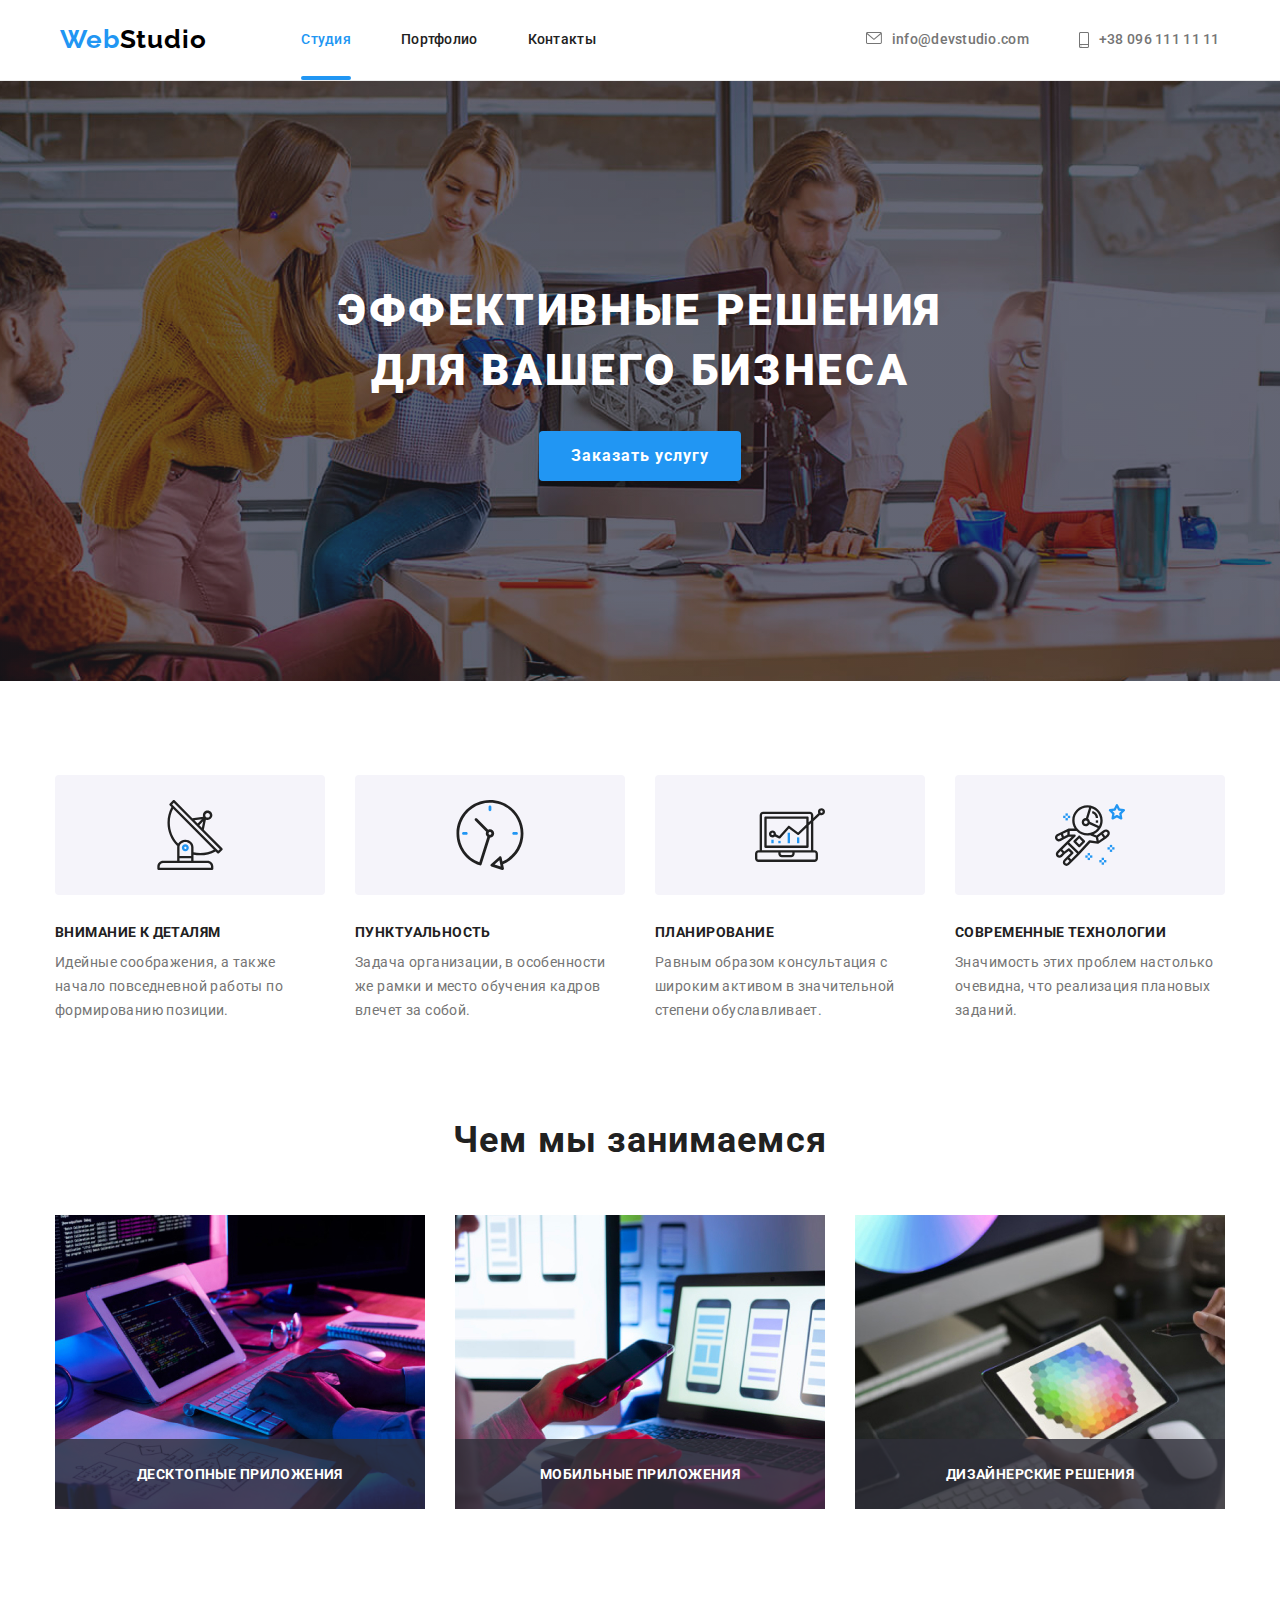
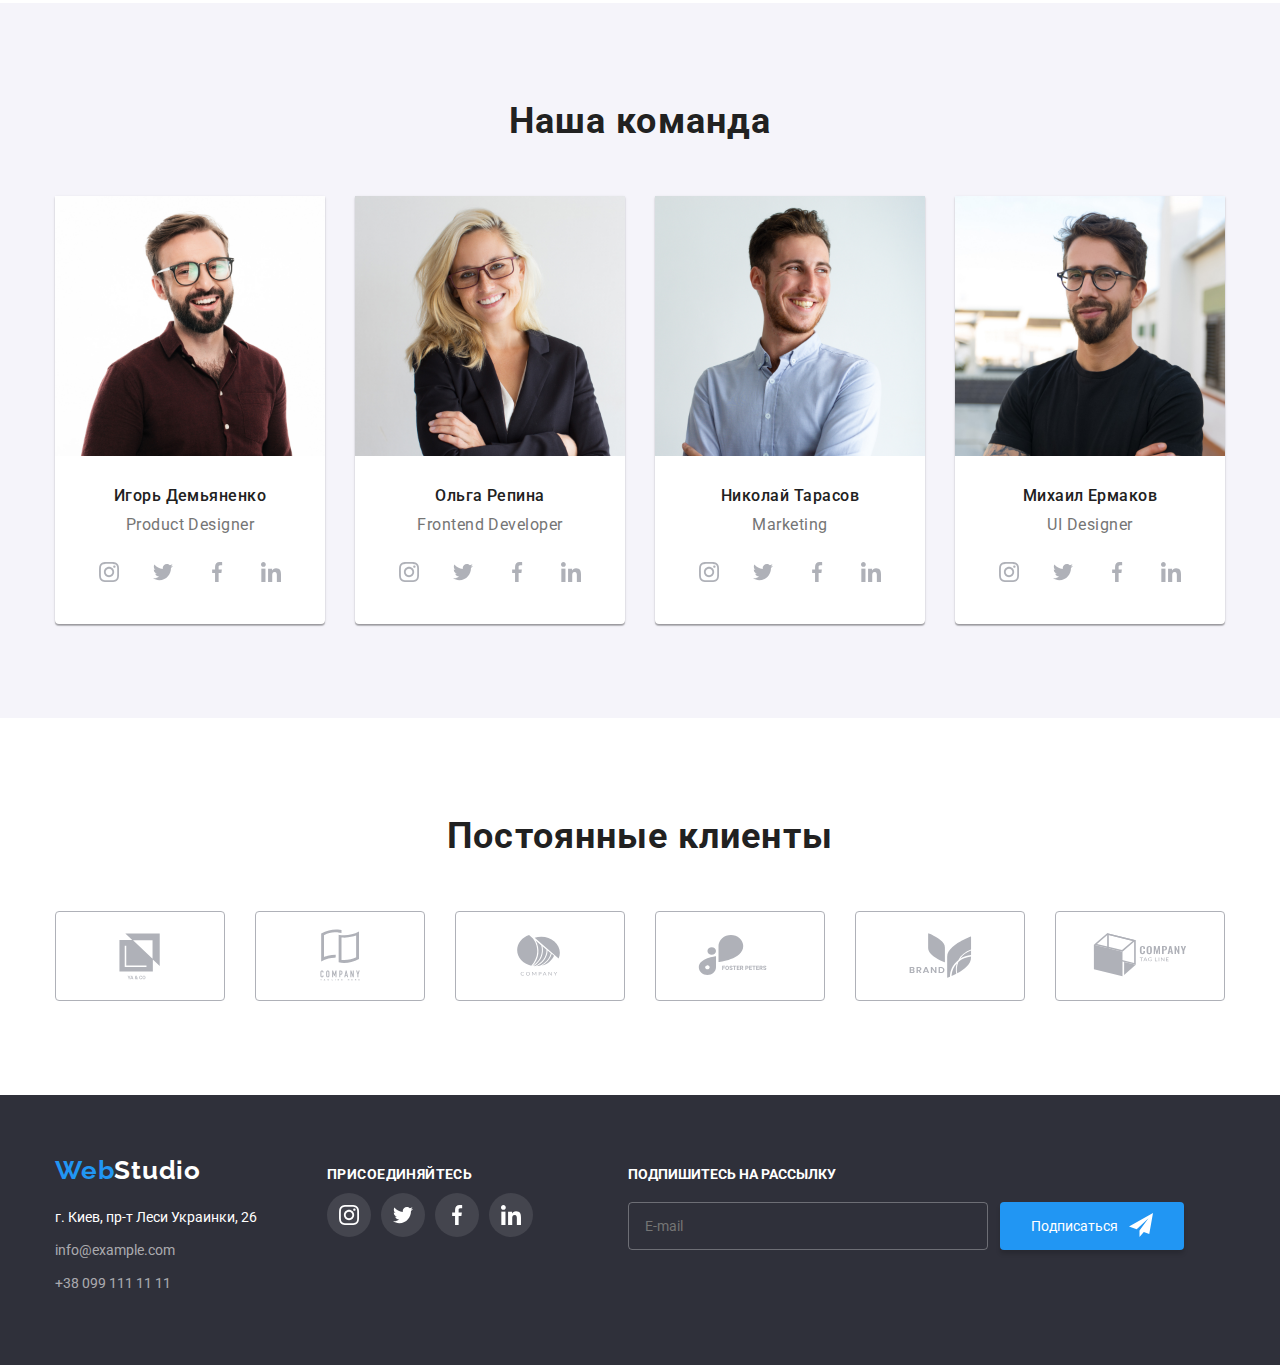
<file: index.html>
<!DOCTYPE html>
<html lang="ru">

<head>
  <meta charset="UTF-8" />
  <meta http-equiv="X-UA-Compatible" content="IE=edge" />
  <meta name="viewport" content="width=device-width, initial-scale=1.0" />
  <link rel="preconnect" href="https://fonts.googleapis.com">
  <link rel="preconnect" href="https://fonts.gstatic.com" crossorigin>
  <link href="https://fonts.googleapis.com/css2?family=Raleway:wght@700&family=Roboto:wght@400;500;700;900&display=swap"
    rel="stylesheet">
  <link rel="stylesheet" href="https://cdnjs.cloudflare.com/ajax/libs/modern-normalize/1.1.0/modern-normalize.css"
    integrity="sha512-Y0MM+V6ymRKN2zStTqzQ227DWhhp4Mzdo6gnlRnuaNCbc+YN/ZH0sBCLTM4M0oSy9c9VKiCvd4Jk44aCLrNS5Q=="
    crossorigin="anonymous" referrerpolicy="no-referrer" />
  <link rel="stylesheet" href="./css/styles.css" />
  <title>WebStudio</title>
</head>

<body>
  <header class="header-section">
    <div class="container flex-container">
      <nav class="navigation">
        <a class="logo link" href="./index.html">Web<span class="logo-header">Studio</span></a>
        <ul class="nav-list list">
          <li><a class="link nav-link current" href="./index.html">Студия</a></li>
          <li><a class="link nav-link" href="./portfolio.html">Портфолио</a></li>
          <li><a class="link nav-link" href="http://google.com">Контакты</a></li>
        </ul>
      </nav>
      <ul class="contacts-list list">
        <li class="contacts-item">
          <a class="contacts-link link" href="mailto:info@devstudio.com">
            <svg>
              <use href="./image/icons/icons.svg#envelope" width="16" height="12"></use>
            </svg>
            info@devstudio.com</a>
        </li>
        <li class="contacts-item">
          <a class="contacts-link link" href="tel:+380961111111">
            <svg class="smartphone">
              <use href="./image/icons/icons.svg#smartphone" width="10" height="16"></use>
            </svg>
            +38 096 111 11 11</a>
        </li>
      </ul>
    </div>
  </header>
  <main class="studio">
    <section class="hero">
      <h1 class="page-title">
        Эффективные решения<br />
        для вашего бизнеса
      </h1>
      <button class="button" type="button" data-modal-open>Заказать услугу</button>
      <div class="backdrop is-hidden" data-modal>
        <div class="modal">
          <button class="modal-button" type="button" data-modal-close>
            <svg>
              <use href="./image/icons/icons.svg#close" width="18" height="18"></use>
            </svg>
          </button>
          <div class="">
            <form class="modal-form">
              <b>Оставьте свои данные, мы вам перезвоним</b>
              <label class="modal-form-field">
                <span class="lable">Имя</span>
                <input class="modal-form-input" type="text" name="user-name">
                <svg>
                  <use href="./image/icons/icons.svg#person" width="18" height="18"></use>
                </svg>
              </label>
              <label class="modal-form-field">
                <span class="lable">Телефон</span>
                <input class="modal-form-input" type="tel" name="user-phone">
                <svg>
                  <use href="./image/icons/icons.svg#phone" width="18" height="18"></use>
                </svg>
              </label>
              <label class="modal-form-field">
                <span class="lable">Почта</span>
                <input class="modal-form-input" type="email" name="user-mail">
                <svg>
                  <use href="./image/icons/icons.svg#email" width="18" height="18"></use>
                </svg>
              </label>
              <label>
                <span class="lable">Комментарий</span>
                <textarea class="form-comments" name="comments" rows="5" placeholder="Введите текст"></textarea>
              </label>
              <label class="checkbox-field">
                <input class="accept-checkbox" type="checkbox" name="checkbox">
                <span class="custom-checkbox">
                  <svg>
                    <use href="./image/icons/icons.svg#check-on" width="16" height="15"></use>
                  </svg>
                </span>
                <span class="checkbox-label">Соглашаюсь с рассылкой и принимаю <a class="accept-checkbox-link"
                    href="">Условия договора</a></span>
              </label>
              <button class="modal-form-butoon" type="submit">Отправить</button>
            </form>
          </div>
        </div>
      </div>
    </section>
    <section class="preference section">
      <div class="container">
        <h2 class="invisible-title">Нашы преимущества</h2>
        <ul class="preference-list list flex-container">
          <li class="preference-item">
            <div class="prefrence-icon">
              <svg>
                <use href="./image/icons/icons.svg#antenna" width="70" height="70"></use>
              </svg>
            </div>
            <h3 class="preference-title">Внимание к деталям</h3>
            <p class="prefrence-text">
              Идейные соображения, а также начало повседневной работы по формированию позиции.
            </p>
          </li>
          <li class="preference-item">
            <div class="prefrence-icon">
              <svg>
                <use href="./image/icons/icons.svg#clock" width="70" height="70"></use>
              </svg>
            </div>
            <h3 class="preference-title">Пунктуальность</h3>
            <p class="prefrence-text">
              Задача организации, в особенности же рамки и место обучения кадров влечет за собой.
            </p>
          </li>
          <li class="preference-item">
            <div class="prefrence-icon">
              <svg>
                <use href="./image/icons/icons.svg#diagram" width="70" height="70"></use>
              </svg>
            </div>
            <h3 class="preference-title">Планирование</h3>
            <p class="prefrence-text">
              Равным образом консультация с широким активом в значительной степени обуславливает.
            </p>
          </li>
          <li class="preference-item">
            <div class="prefrence-icon">
              <svg>
                <use href="./image/icons/icons.svg#astronaut" width="70" height="70"></use>
              </svg>
            </div>
            <h3 class="preference-title">Современные технологии</h3>
            <p class="prefrence-text">
              Значимость этих проблем настолько очевидна, что реализация плановых заданий.
            </p>
          </li>
        </ul>
      </div>
    </section>
    <section class="our-work section">
      <div class="container">
        <h2 class="title">Чем мы занимаемся</h2>
        <ul class="our-work-list list flex-container">
          <li>
            <div class="image-container">
              <img class="work-image" src="./image/studio/1.jpg" alt="Разработчик пишет код" width="370" />
              <p class="work-description">
                Десктопные приложения
              </p>
            </div>
          </li>
          <li>
            <div class="image-container">
              <img class="work-image" src="./image/studio/2.jpg" alt="Адаптация сайта под разние устройства"
                width="370" />
              <p class="work-description">
                Мобильные приложения
              </p>
            </div>
          </li>
          <li>
            <div class="image-container">
              <img class="work-image" src="./image/studio/3.jpg" alt="Подбор цветов" width="370" />
              <p class="work-description">
                Дизайнерские решения
              </p>
            </div>
          </li>
        </ul>
      </div>
    </section>
    <section class="team section">
      <div class="container">
        <h2 class="title">Наша команда</h2>
        <ul class="team-list list flex-container">
          <li class="team-item">
            <img class="employee-photo" src="./image/studio/igor.jpg" alt="Игорь Демьяненко" width="270" />
            <div class="employee-description">
              <h3 class="subtitle">Игорь Демьяненко</h3>
              <p class="team-text" lang="en">Product Designer</p>
              <ul class="flex-container list">
                <li class="social-item">
                  <a class="social-link link" href="">
                    <svg>
                      <use href="./image/icons/icons.svg#instagram" width="20" height="20"></use>
                    </svg>
                  </a>
                </li>
                <li class="social-item">
                  <a class="social-link link" href="">
                    <svg>
                      <use href="./image/icons/icons.svg#twitter" width="20" height="20"></use>
                    </svg>
                  </a>
                </li>
                <li class="social-item">
                  <a class="social-link link" href="">
                    <svg>
                      <use href="./image/icons/icons.svg#facebook" width="20" height="20"></use>
                    </svg>
                  </a>
                </li>
                <li class="social-item">
                  <a class="social-link link" href="">
                    <svg>
                      <use href="./image/icons/icons.svg#linkedin" width="20" height="20"></use>
                    </svg>
                  </a>
                </li>
              </ul>
            </div>
          </li>
          <li class="team-item">
            <img class="employee-photo" src="./image/studio/olga.jpg" alt="Ольга Репина" width="270" />
            <div class="employee-description">
              <h3 class="subtitle">Ольга Репина</h3>
              <p class="team-text" lang="en">Frontend Developer</p>
              <ul class="flex-container list">
                <li class="social-item">
                  <a class="social-link link" href="">
                    <svg>
                      <use href="./image/icons/icons.svg#instagram" width="20" height="20"></use>
                    </svg>
                  </a>
                </li>
                <li class="social-item">
                  <a class="social-link link" href="">
                    <svg>
                      <use href="./image/icons/icons.svg#twitter" width="20" height="20"></use>
                    </svg>
                  </a>
                </li>
                <li class="social-item">
                  <a class="social-link link" href="">
                    <svg>
                      <use href="./image/icons/icons.svg#facebook" width="20" height="20"></use>
                    </svg>
                  </a>
                </li>
                <li class="social-item">
                  <a class="social-link link" href="">
                    <svg>
                      <use href="./image/icons/icons.svg#linkedin" width="20" height="20"></use>
                    </svg>
                  </a>
                </li>
              </ul>
            </div>
          </li>
          <li class="team-item">
            <img class="employee-photo" src="./image/studio/nikolai.jpg" alt="Николай Тарасов" width="270" />
            <div class="employee-description">
              <h3 class="subtitle">Николай Тарасов</h3>
              <p class="team-text" lang="en">Marketing</p>
              <ul class="flex-container list">
                <li class="social-item">
                  <a class="social-link link" href="">
                    <svg>
                      <use href="./image/icons/icons.svg#instagram" width="20" height="20"></use>
                    </svg>
                  </a>
                </li>
                <li class="social-item">
                  <a class="social-link link" href="">
                    <svg>
                      <use href="./image/icons/icons.svg#twitter" width="20" height="20"></use>
                    </svg>
                  </a>
                </li>
                <li class="social-item">
                  <a class="social-link link" href="">
                    <svg>
                      <use href="./image/icons/icons.svg#facebook" width="20" height="20"></use>
                    </svg>
                  </a>
                </li>
                <li class="social-item">
                  <a class="social-link link" href="">
                    <svg>
                      <use href="./image/icons/icons.svg#linkedin" width="20" height="20"></use>
                    </svg>
                  </a>
                </li>
              </ul>
            </div>
          </li>
          <li class="team-item">
            <img class="employee-photo" src="./image/studio/michael.jpg" alt="Михаил Ермаков" width="270" />
            <div class="employee-description">
              <h3 class="subtitle">Михаил Ермаков</h3>
              <p class="team-text" lang="en">UI Designer</p>
              <ul class="flex-container list">
                <li class="social-item">
                  <a class="social-link link" href="">
                    <svg>
                      <use href="./image/icons/icons.svg#instagram" width="20" height="20"></use>
                    </svg>
                  </a>
                </li>
                <li class="social-item">
                  <a class="social-link link" href="">
                    <svg>
                      <use href="./image/icons/icons.svg#twitter" width="20" height="20"></use>
                    </svg>
                  </a>
                </li>
                <li class="social-item">
                  <a class="social-link link" href="">
                    <svg>
                      <use href="./image/icons/icons.svg#facebook" width="20" height="20"></use>
                    </svg>
                  </a>
                </li>
                <li class="social-item">
                  <a class="social-link link" href="">
                    <svg>
                      <use href="./image/icons/icons.svg#linkedin" width="20" height="20"></use>
                    </svg>
                  </a>
                </li>
              </ul>
            </div>

          </li>
        </ul>
      </div>
    </section>
    <section class="section">
      <div class="container">
        <h2 class="title">Постоянные клиенты</h2>
        <div class="clients">
          <ul class="clients-list list flex-container">
            <li class="clients-item">
              <svg>
                <use href="./image/icons/icons.svg#client_1" width="105" height="60"></use>
              </svg>
            </li>
            <li class="clients-item">
              <svg>
                <use href="./image/icons/icons.svg#client_2" width="105" height="60"></use>
              </svg>
            </li>
            <li class="clients-item">
              <svg>
                <use href="./image/icons/icons.svg#client_3" width="105" height="60"></use>
              </svg>
            </li>
            <li class="clients-item">
              <svg>
                <use href="./image/icons/icons.svg#client_4" width="105" height="60"></use>
              </svg>
            </li>
            <li class="clients-item">
              <svg>
                <use href="./image/icons/icons.svg#client_5" width="105" height="60"></use>
              </svg>
            </li>
            <li class="clients-item">
              <svg>
                <use href="./image/icons/icons.svg#client_6" width="105" height="60"></use>
              </svg>
            </li>
          </ul>
        </div>
      </div>
    </section>
  </main>
  <footer class="footer">
    <div class="container footer-container flex-container">
      <div class="logo-adress">
        <a class="logo link" href="./index.html">Web<span class="logo-footer">Studio</span></a>
        <address class="adress">
          <ul class="adress-list list">
            <li class="adress-item link">г. Киев, пр-т Леси Украинки, 26</li>
            <li class="adress-item"><a class="adress-link link" href="mailto:info@example.com">info@example.com</a></li>
            <li class="adress-item"><a class="adress-link link" href="tel:+380991111111">+38 099 111 11 11</a></li>
          </ul>
        </address>
      </div>
      <div class="subscribe">
        <h2 class="subscribe-title">Присоединяйтесь</h2>
        <ul class="subscribe-list list flex-container">
          <li class="subscribe-item">
            <a href="" class="subscribe-link">
              <svg>
                <use href="./image/icons/icons.svg#instagram" width="20" height="20"></use>
              </svg>
            </a>
          </li>
          <li class="subscribe-item">
            <a href="" class="subscribe-link link">
              <svg>
                <use href="./image/icons/icons.svg#twitter" width="20" height="20"></use>
              </svg>
            </a>
          </li>
          <li class="subscribe-item">
            <a href="" class="subscribe-link">
              <svg>
                <use href="./image/icons/icons.svg#facebook" width="20" height="20"></use>
              </svg>
            </a>
          </li>
          <li class="subscribe-item">
            <a href="" class="subscribe-link">
              <svg>
                <use href="./image/icons/icons.svg#linkedin" width="20" height="20"></use>
              </svg>
            </a>
          </li>
        </ul>
      </div>
      <form class="suscribe-form">
        <label class="suscribe-field">
          <b class="suscribe-label">Подпишитесь на рассылку</b>
          <input class="subscribe-mail" type="email" name="user-email" placeholder="E-mail">
        </label>
        <button class="submit-button" type="submit">
          Подписаться
          <svg>
            <use href="./image/icons/icons.svg#send" width="24" height="24"></use>
          </svg>
        </button>
      </form>
    </div>
  </footer>
  <script src="./js/modal.js"></script>
</body>

</html>
</file>
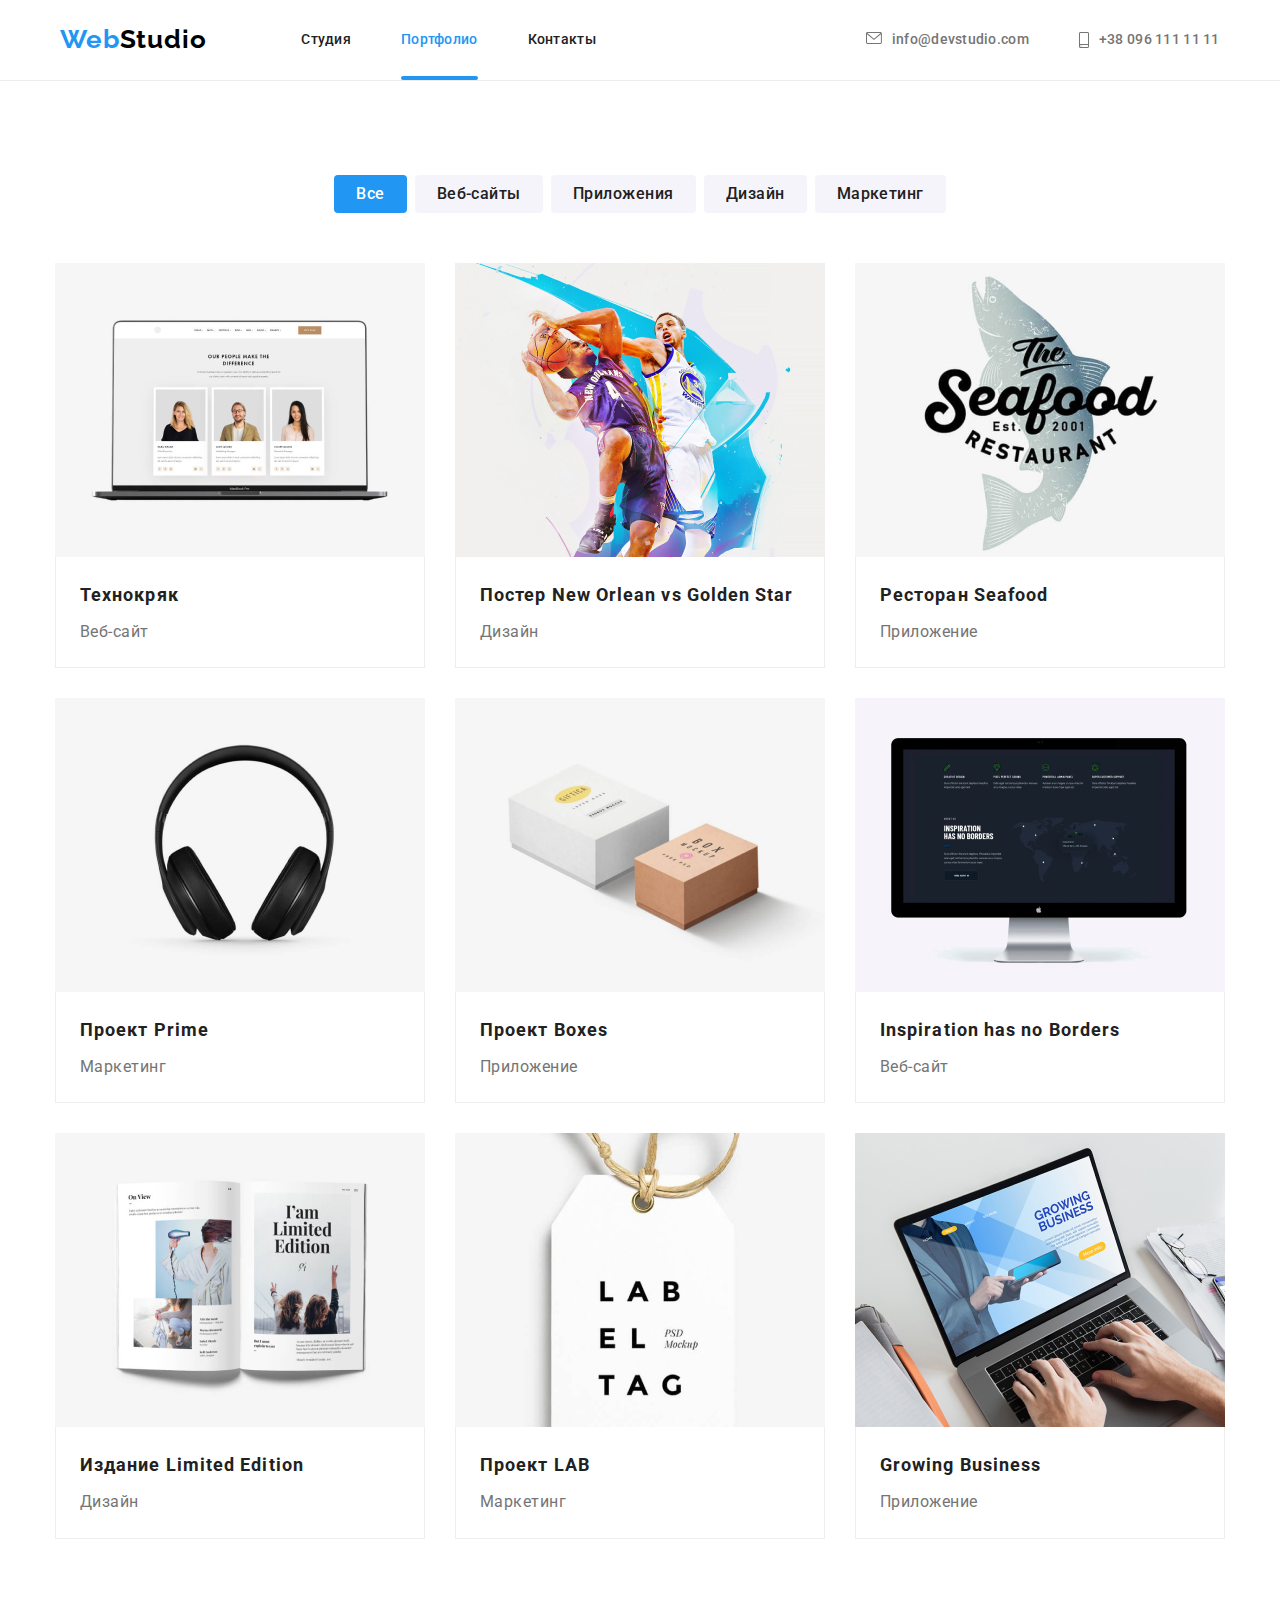
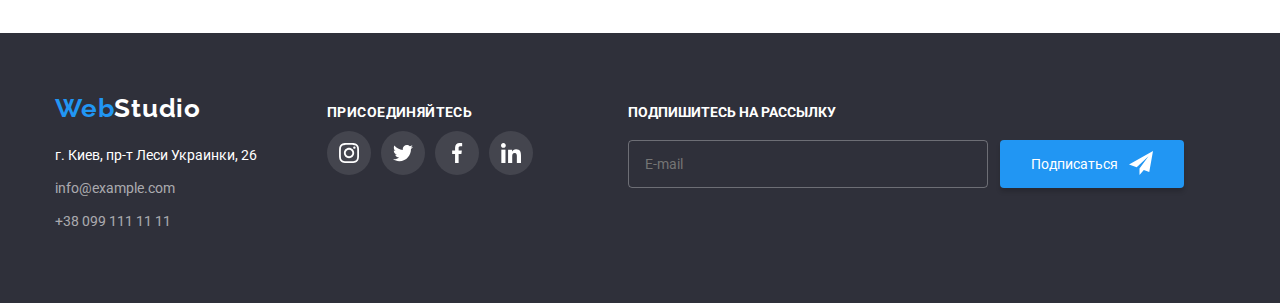
<file: portfolio.html>
<!DOCTYPE html>
<html lang="ru">

<head>
  <meta charset="UTF-8" />
  <meta http-equiv="X-UA-Compatible" content="IE=edge" />
  <meta name="viewport" content="width=device-width, initial-scale=1.0" />
  <link rel="preconnect" href="https://fonts.googleapis.com">
  <link rel="preconnect" href="https://fonts.gstatic.com" crossorigin>
  <link href="https://fonts.googleapis.com/css2?family=Raleway:wght@700&family=Roboto:wght@400;500;700;900&display=swap"
    rel="stylesheet">
  <link rel="stylesheet" href="https://cdnjs.cloudflare.com/ajax/libs/modern-normalize/1.1.0/modern-normalize.css"
    integrity="sha512-Y0MM+V6ymRKN2zStTqzQ227DWhhp4Mzdo6gnlRnuaNCbc+YN/ZH0sBCLTM4M0oSy9c9VKiCvd4Jk44aCLrNS5Q=="
    crossorigin="anonymous" referrerpolicy="no-referrer" />
  <link rel="stylesheet" href="./css/styles.css" />
  <title>Портфолио WebStudio</title>
</head>

<body>
  <header class="header-section">
    <div class="container flex-container">
      <nav class="navigation">
        <a class="logo link" href="./index.html">Web<span class="logo-header">Studio</span></a>
        <ul class="nav-list list">
          <li><a class="nav-link link" href="./index.html">Студия</a></li>
          <li><a class="nav-link link current" href="./portfolio.html">Портфолио</a></li>
          <li><a class="nav-link link" href="http://google.com">Контакты</a></li>
        </ul>
      </nav>
      <ul class="contacts-list list">
        <li class="contacts-item">
          <a class="contacts-link link" href="mailto:info@devstudio.com">
            <svg>
              <use href="./image/icons/icons.svg#envelope" width="16" height="12"></use>
            </svg>
            info@devstudio.com</a>
        </li>
        <li class="contacts-item">
          <a class="contacts-link link" href="tel:+380961111111">
            <svg class="smartphone">
              <use href="./image/icons/icons.svg#smartphone" width="10" height="16"></use>
            </svg>
            +38 096 111 11 11</a>
        </li>
      </ul>
    </div>
  </header>
  <main class="portfolio">
    <section class="projects section">
      <h1 class="invisible-title">Нашы работы</h1>
      <div class="container">
        <ul class="filter-list list flex-container">
          <li class="filter-item">
            <button class="filter-button current-button" type="button">Все</button>
          </li>
          <li class="filter-item">
            <button class="filter-button" type="button">Веб-сайты</button>
          </li>
          <li class="filter-item">
            <button class="filter-button" type="button">Приложения</button>
          </li>
          <li class="filter-item">
            <button class="filter-button" type="button">Дизайн</button>
          </li>
          <li class="filter-item">
            <button class="filter-button" type="button">Маркетинг</button>
          </li>
        </ul>
        <ul class="project-list list flex-container">
          <li class="project-item">
            <a class="project-link link" href="http://google.com">
              <div class="image-container">
                <img class="projects-image" src="./image/portfolio/techno.jpg" alt="Веб-страница открыта на ноутбуке"
                  width="370" />
                <div class="overlay">
                  <p class="overlay-text">
                    Ресурс предлагает комплексные предложения с разным уровнем функционала и сервисов. Все это позволит
                    посетителю получить исчерпывающие сведения о компании или частном лице.
                  </p>
                </div>
              </div>
              <div class="project-description">
                <h2 class="project-title">Технокряк</h2>
                <p class="project-text">Веб-сайт</p>
              </div>
            </a>
          </li>
          <li class="project-item">
            <a class="link" href="http://google.com">
              <div class="image-container">
                <img class="projects-image" src="./image/portfolio/poster.jpg" alt="Баскетболисты борются за мячь"
                  width="370" />
                <div class="overlay">
                  <p class="overlay-text">
                    Ресурс предлагает комплексные предложения с разным уровнем функционала и сервисов. Все это позволит
                    посетителю получить исчерпывающие сведения о компании или частном лице.
                  </p>
                </div>
              </div>

              <div class="project-description">
                <h2 class="project-title">Постер <span lang="en">New Orlean vs Golden Star</span></h2>
                <p class="project-text">Дизайн</p>
              </div>
            </a>
          </li>
          <li class="project-item">
            <a class="link" href="http://google.com">
              <div class="image-container">
                <img class="projects-image" src="./image/portfolio/saefood.jpg" alt="Логотип с рыбой на фоне"
                  width="370" />
                <div class="overlay">
                  <p class="overlay-text">
                    Ресурс предлагает комплексные предложения с разным уровнем функционала и сервисов. Все это позволит
                    посетителю получить исчерпывающие сведения о компании или частном лице.
                  </p>
                </div>
              </div>
              <div class="project-description">
                <h2 class="project-title">Ресторан <span lang="en">Seafood</span></h2>
                <p class="project-text">Приложение</p>
              </div>
            </a>
          </li>
          <li class="project-item">
            <a class="link" href="http://google.com">
              <div class="image-container">
                <img class="projects-image" src="./image/portfolio/prime.jpg" alt="Внешние наушники" width="370" />
                <div class="overlay">
                  <p class="overlay-text">
                    Ресурс предлагает комплексные предложения с разным уровнем функционала и сервисов. Все это позволит
                    посетителю получить исчерпывающие сведения о компании или частном лице.
                  </p>
                </div>
              </div>
              <div class="project-description">
                <h2 class="project-title">Проект <span lang="en">Prime</span></h2>
                <p class="project-text">Маркетинг</p>
              </div>
            </a>
          </li>
          <li class="project-item">
            <a class="link" href="http://google.com">
              <div class="image-container">
                <img class="projects-image" src="./image/portfolio/boxes.jpg" alt="Две коробки" width="370" />
                <div class="overlay">
                  <p class="overlay-text">
                    Ресурс предлагает комплексные предложения с разным уровнем функционала и сервисов. Все это позволит
                    посетителю получить исчерпывающие сведения о компании или частном лице.
                  </p>
                </div>
              </div>
              <div class="project-description">
                <h2 class="project-title">Проект <span lang="en">Boxes</span></h2>
                <p class="project-text">Приложение</p>
              </div>
            </a>
          </li>
          <li class="project-item">
            <a class="link" href="http://google.com">
              <div class="image-container">
                <img class="projects-image" src="./image/portfolio/no_Borders.jpg" alt="Веб-страница на мониторе"
                  width="370" />
                <div class="overlay">
                  <p class="overlay-text">
                    Ресурс предлагает комплексные предложения с разным уровнем функционала и сервисов. Все это позволит
                    посетителю получить исчерпывающие сведения о компании или частном лице.
                  </p>
                </div>
              </div>
              <div class="project-description">
                <h2 class="project-title"><span lang="en">Inspiration has no Borders</span></h2>
                <p class="project-text">Веб-сайт</p>
              </div>
            </a>
          </li>
          <li class="project-item">
            <a class="link" href="http://google.com">
              <div class="image-container">
                <img class="projects-image" src="./image/portfolio/Limited_Edition.jpg" alt="Открытая книга"
                  width="370" />
                <div class="overlay">
                  <p class="overlay-text">
                    Ресурс предлагает комплексные предложения с разным уровнем функционала и сервисов. Все это позволит
                    посетителю получить исчерпывающие сведения о компании или частном лице.
                  </p>
                </div>
              </div>
              <div class="project-description">
                <h2 class="project-title">Издание <span lang="en">Limited Edition</span></h2>
                <p class="project-text">Дизайн</p>
              </div>
            </a>
          </li>
          <li class="project-item">
            <a class="link" href="http://google.com">
              <div class="image-container">
                <img class="projects-image" src="./image/portfolio/LAB.jpg" alt="Бирка" width="370" />
                <div class="overlay">
                  <p class="overlay-text">
                    Ресурс предлагает комплексные предложения с разным уровнем функционала и сервисов. Все это позволит
                    посетителю получить исчерпывающие сведения о компании или частном лице.
                  </p>
                </div>
              </div>
              <div class="project-description">
                <h2 class="project-title">Проект <span lang="en">LAB</span></h2>
                <p class="project-text">Маркетинг</p>
              </div>
            </a>
          </li>
          <li class="project-item">
            <a class="link" href="http://google.com">
              <div class="image-container">
                <img class="projects-image" src="./image/portfolio/GB.jpg" alt="Мужчина работает на ноутбуке"
                  width="370" />
                <div class="overlay">
                  <p class="overlay-text">
                    Ресурс предлагает комплексные предложения с разным уровнем функционала и сервисов. Все это позволит
                    посетителю получить исчерпывающие сведения о компании или частном лице.
                  </p>
                </div>
              </div>
              <div class="project-description">
                <h2 class="project-title"><span lang="en">Growing Business</span></h2>
                <p class="project-text">Приложение</p>
              </div>
            </a>
          </li>
        </ul>
      </div>
    </section>
  </main>
  <footer class="footer">
    <div class="container footer-container flex-container">
      <div class="logo-adress">
        <a class="logo link" href="./index.html">Web<span class="logo-footer">Studio</span></a>
        <address class="adress">
          <ul class="adress-list list">
            <li class="adress-item link">г. Киев, пр-т Леси Украинки, 26</li>
            <li class="adress-item"><a class="adress-link link" href="mailto:info@example.com">info@example.com</a></li>
            <li class="adress-item"><a class="adress-link link" href="tel:+380991111111">+38 099 111 11 11</a></li>
          </ul>
        </address>
      </div>
      <div class="subscribe">
        <h2 class="subscribe-title">Присоединяйтесь</h2>
        <ul class="subscribe-list list flex-container">
          <li class="subscribe-item">
            <a href="" class="subscribe-link">
              <svg>
                <use href="./image/icons/icons.svg#instagram" width="20" height="20"></use>
              </svg>
            </a>
          </li>
          <li class="subscribe-item">
            <a href="" class="subscribe-link link">
              <svg>
                <use href="./image/icons/icons.svg#twitter" width="20" height="20"></use>
              </svg>
            </a>
          </li>
          <li class="subscribe-item">
            <a href="" class="subscribe-link">
              <svg>
                <use href="./image/icons/icons.svg#facebook" width="20" height="20"></use>
              </svg>
            </a>
          </li>
          <li class="subscribe-item">
            <a href="" class="subscribe-link">
              <svg>
                <use href="./image/icons/icons.svg#linkedin" width="20" height="20"></use>
              </svg>
            </a>
          </li>
        </ul>
      </div>
      <form class="suscribe-form">
        <label class="suscribe-field">
          <b class="suscribe-label">Подпишитесь на рассылку</b>
          <input class="subscribe-mail" type="email" name="user-email" placeholder="E-mail">
        </label>
        <button class="submit-button" type="submit">
          Подписаться
          <svg>
            <use href="./image/icons/icons.svg#send" width="24" height="24"></use>
          </svg>
        </button>
      </form>
    </div>
  </footer>
</body>

</html>
</file>
<file: css/styles.css>
:root {
    --header-line-color: #ECECEC;
    --title-color: #212121;
    --text-color: #757575;
    --accent-color: #2196F3;
    --button-hover-coolor: #188CE8;
    --background-color: #F5F4FA;
    --project-border-color: #EEEEEE;
    --footer-background-color: #2F303A;
    --icon-fill: #AFB1B8;
    --white: #ffffff;
}

body {
    font-family: 'Roboto', sans-serif;
    color: var(--text-color);
    font-size: 14px;
}

/* Обнуляючі стилі */

.list {
    list-style: none;
}

.link {
    text-decoration: none;
    font-style: normal;
}

h1,
h2,
h3,
ul,
p {
    margin: 0;
    padding: 0;
}

img {
    display: block;
}

/*! Стилі хедера*/

.container {
    width: 100%;
    max-width: 1200px;
    margin: 0 auto;
    padding-right: 15px;
    padding-left: 15px;
}

.flex-container {
    display: flex;
    justify-content: center;
    flex-wrap: wrap;
}

.section {
    padding-top: 94px;
    padding-bottom: 94px;
}

.header-section {
    border-bottom: 1px solid var(--header-line-color);
}

.navigation {
    display: flex;
    align-items: center;
    margin-right: 270px;
}

.logo {
    display: block;
    margin-right: 95px;

    font-family: 'Raleway', sans-serif;
    font-weight: 700;
    font-size: 26px;
    line-height: 1.2;
    letter-spacing: 0.03em;
    color: var(--accent-color);
}

.logo-header {
    color: #000;
}

.nav-list {
    display: flex;

    padding-left: 0;
    margin-top: 0;
    margin-bottom: 0;


    color: var(--text-color);
}

.nav-list :not(:last-child) {
    margin-right: 50px;
}

.nav-link {
    position: relative;
    display: block;
    padding-top: 32px;
    padding-bottom: 32px;
    font-weight: 500;
    line-height: 1.14;
    letter-spacing: 0.02em;

    color: var(--title-color);

    transition-property: color;
    transition-duration: 250ms;
    transition-timing-function: cubic-bezier(0.4, 0, 0.2, 1);
}

.nav-link.current::after {
    position: absolute;
    bottom: 0;
    left: 0;

    content: '';
    display: block;
    width: 100%;
    height: 4px;
    border-radius: 2px;
    background-color: var(--accent-color);
}

.nav-link:hover,
.nav-link:focus {
    color: var(--accent-color);
}

.current {
    color: var(--accent-color);
}

.contacts-list {
    display: flex;
    /* margin-left: auto; */

    padding-left: 0;
    margin: 0;

}

.contacts-list :not(:last-child) {
    margin-right: 50px;
}

.contacts-link {
    display: flex;
    padding-top: 32px;
    padding-bottom: 32px;

    font-weight: 500;
    line-height: 1.14;
    letter-spacing: 0.02em;

    color: var(--text-color);

    transition-property: color;
    transition-duration: 250ms;
    transition-timing-function: cubic-bezier(0.4, 0, 0.2, 1);
}

.contacts-link:hover,
.contacts-link:focus {
    color: var(--accent-color);
}

.contacts-link svg {
    margin-right: 10px;
    width: 16px;
    height: 12px;
    fill: currentColor;
    align-items: center;
}

.contacts-link .smartphone {
    width: 10px;
    height: 16px;
}

.contacts-link::before {
    content: '';
    background-image: url(href="./image/icons/symbol-defs.svg#envelope");
}

/*! Стилі головної сторінки */

.hero {
    padding-top: 200px;
    padding-right: 15px;
    padding-bottom: 200px;
    padding-left: 15px;
    background-color: #C4C4C4;
    background-image: linear-gradient(rgba(47, 48, 58, 0.4), rgba(47, 48, 58, 0.4)), url('../image/background/hero-background.jpg');
    background-size: 1600px;
    background-position: center;
    background-repeat: no-repeat;
}

.page-title {
    margin-bottom: 30px;

    font-weight: 900;
    font-size: 44px;
    line-height: 1.36;
    text-align: center;
    letter-spacing: 0.06em;
    text-transform: uppercase;

    color: var(--white);
}

.button {
    display: block;
    margin: 0 auto;
    padding: 10px 32px;

    font-family: inherit;
    font-weight: 700;
    font-size: 16px;
    line-height: 1.9;
    text-align: center;
    letter-spacing: 0.06em;
    cursor: pointer;

    color: var(--white);
    background-color: var(--accent-color);

    box-shadow: 0px 4px 4px rgba(0, 0, 0, 0.15);
    border-radius: 4px;
    border: 0;

    transition-property: background-color;
    transition-duration: 250ms;
    transition-timing-function: cubic-bezier(0.4, 0, 0.2, 1);
}

.button:hover,
.button:focus {
    background-color: var(--button-hover-coolor);
}

.backdrop {
    position: fixed;
    top: 0;
    left: 0;
    width: 100%;
    height: 100%;
    background-color: rgba(0, 0, 0, 0.2);

    opacity: 1;
    transition: opacity 250ms cubic-bezier(0.4, 0, 0.2, 1);
}

.backdrop.is-hidden {
    opacity: 0;
    visibility: hidden;
    pointer-events: none;
}

.backdrop.is-hidden .modal {
    transform: translate(-50%, -50%) scale(0.7);
    opacity: 0.4;
}

.modal {
    position: absolute;
    top: 50%;
    left: 50%;
    width: 530px;
    box-shadow: 0px 1px 3px rgba(0, 0, 0, 0.12), 0px 1px 1px rgba(0, 0, 0, 0.14), 0px 2px 1px rgba(0, 0, 0, 0.2);
    border-radius: 4px;
    background-color: var(--white);

    opacity: 1;
    transform: translate(-50%, -50%) scale(1);
    transition: transform 250ms cubic-bezier(0.4, 0, 0.2, 1);
}

.modal-button {
    position: absolute;
    top: 8px;
    right: 8px;
    width: 30px;
    height: 30px;
    border: 1px solid rgba(0, 0, 0, 0.1);
    border-radius: 50%;

    padding: 0;
    display: flex;
    align-items: center;
    justify-content: center;
    background-color: var(--white);

    cursor: pointer;
}

.modal-button svg {
    width: 18px;
    height: 18px;
    transition: fill 250ms cubic-bezier(0.4, 0, 0.2, 1);
}

.modal-button:hover,
.modal-button:focus svg {
    fill: var(--accent-color);
}

.modal-form {
    padding: 40px;
    font-size: 12px;
    line-height: 1.16;
}

.modal-form b {
    display: flex;
    justify-content: center;
    margin-bottom: 12px;
    color: var(--title-color);
    font-weight: 700;
    font-size: 20px;
    line-height: 1.15;
    text-align: center;
    letter-spacing: 0.03em;
}

.modal-form-field {
    position: relative;
    display: flex;
    flex-direction: column;
    margin-bottom: 10px;
}

.lable {
    display: block;
    margin-bottom: 4px;
}

.modal-form-field svg {
    position: absolute;
    bottom: 11px;
    left: 12px;
    width: 18px;
    height: 18px;

    transition: fill 250ms cubic-bezier(0.4, 0, 0.2, 1);
}

.modal-form-input {
    padding: 12px 12px 12px 40px;
    border: 1px solid rgba(33, 33, 33, 0.2);
    border-radius: 4px;
    cursor: pointer;
    outline: transparent;

    transition: border-color 250ms cubic-bezier(0.4, 0, 0.2, 1);
}

.modal-form-input:focus {
    border-color: var(--accent-color);
}

.modal-form-input:focus+svg {
    fill: var(--accent-color);
}

.form-comments {
    padding: 12px 16px;
    margin-bottom: 20px;
    width: 100%;
    border: 1px solid rgba(33, 33, 33, 0.2);
    border-radius: 4px;
    cursor: pointer;
    resize: none;
    outline: transparent;

    transition: border-color 250ms cubic-bezier(0.4, 0, 0.2, 1);
}

.form-comments:focus {
    border-color: var(--accent-color);
}

.form-comments::placeholder {
    color: rgba(117, 117, 117, 0.5);
}

.checkbox-field {
    position: relative;
    display: block;
    margin-bottom: 30px;
}

.accept-checkbox {
    position: absolute;
    width: 1px;
    height: 1px;
    margin: -1px;
    border: 0;
    padding: 0;
    clip: rect(0 0 0 0);
    overflow: hidden;

}

.accept-checkbox:checked+.custom-checkbox {
    background-color: var(--accent-color);
    outline-color: transparent;
}

.accept-checkbox:checked+.custom-checkbox svg {
    opacity: 1;
}

.custom-checkbox {
    position: absolute;
    top: 0;
    left: 13px;

    display: block;
    width: 16px;
    height: 15px;

    border-radius: 2px;
    outline: 2px solid #000;
    outline-offset: -2px;

    transition: background-color 250ms cubic-bezier(0.4, 0, 0.2, 1);
}

.custom-checkbox svg {
    width: 16px;
    height: 15px;
    fill: var(--white);
    opacity: 0;
    transition: opacity 250ms cubic-bezier(0.4, 0, 0.2, 1);
}

.checkbox-label {
    display: inline-block;
    margin-left: 35px;
}

.accept-checkbox-link {
    color: var(--accent-color);
}

.modal-form-butoon {
    margin-left: auto;
    margin-right: auto;
    padding: 10px 55px;
    display: flex;
    box-shadow: 0px 4px 4px rgba(0, 0, 0, 0.15);
    border: none;
    border-radius: 4px;
    font-weight: 700;
    font-size: 16px;
    line-height: 1.87;
    letter-spacing: 0.06em;
    background-color: var(--accent-color);
    color: var(--white);

    transition: background-color 250ms cubic-bezier(0.4, 0, 0.2, 1);
}

.modal-form-butoon:hover,
.modal-form-butoon:focus {
    background-color: var(--button-hover-coolor);
    cursor: pointer;
}

.preference {
    padding-bottom: 0;
}

.invisible-title {
    display: none;
}

.preference-item:not(:last-child) {
    margin-right: 30px;
}

.preference-item {
    display: block;
    width: 270px;
}

.prefrence-icon {
    display: flex;
    align-items: center;
    justify-content: center;
    height: 120px;
    margin-bottom: 30px;
    border-radius: 4px;
    background-color: var(--background-color);
}

.prefrence-icon svg {
    width: 70px;
    height: 70px;
}

.prefrence-icon use {}

.preference-title {
    margin-bottom: 10px;

    font-weight: 700;
    font-size: inherit;
    line-height: 1.14;
    letter-spacing: 0.03em;
    text-transform: uppercase;

    color: var(--title-color);
}

.prefrence-text {
    font-weight: 400;
    line-height: 1.7;
    letter-spacing: 0.03em;
}

.title {
    margin-bottom: 50px;

    font-weight: 700;
    font-size: 36px;
    line-height: 1.36;
    text-align: center;
    letter-spacing: 0.03em;

    color: var(--title-color);
}

.our-work-list>li:not(:last-child) {
    margin-right: 30px;
}

.image-container {
    position: relative;
    overflow: hidden;
    pointer-events: none;
}

.work-description {
    position: absolute;
    bottom: 0;
    left: 0;
    width: 100%;

    padding: 27px 0;
    font-weight: 700;
    font-size: 1.14;
    line-height: 16px;
    text-align: center;
    letter-spacing: 0.03em;
    text-transform: uppercase;
    color: var(--white);
    background-color: rgba(47, 48, 58, 0.8);

}

.team {
    background-color: var(--background-color);
}

.team-item {
    background-color: var(--white);
    box-shadow: 0px 1px 3px rgba(0, 0, 0, 0.12), 0px 1px 1px rgba(0, 0, 0, 0.14), 0px 2px 1px rgba(0, 0, 0, 0.2);
    border-radius: 0px 0px 4px 4px;
}

.team-item:not(:last-child) {
    margin-right: 30px;
}

.employee-description {
    padding-top: 30px;
    padding-bottom: 30px;
}


.subtitle {
    margin-bottom: 10px;

    font-weight: 500;
    font-size: 16px;
    line-height: 1.2;
    text-align: center;
    letter-spacing: 0.03em;

    color: var(--title-color);
}

.team-text {
    margin-bottom: 15px;
    font-size: 16px;
    line-height: 1.2;
    text-align: center;
    letter-spacing: 0.03em;
}

.social-link {
    display: flex;
    align-items: center;
    justify-content: center;
    width: 44px;
    height: 44px;
    border-radius: 50%;
    color: var(--icon-fill);

    transition-property: color, background-color;
    transition-duration: 250ms;
    transition-timing-function: cubic-bezier(0.4, 0, 0.2, 1);
}

.social-item:not(:last-child) {
    margin-right: 10px;
}

.social-link:hover,
.social-link:focus {
    color: var(--white);
    background-color: var(--accent-color);
}

.social-link svg {
    width: 20px;
    height: 20px;
    fill: currentColor;
}

.clients-item {
    display: flex;
    align-items: center;
    justify-content: center;
    width: 170px;
    height: 90px;
    border: 1px solid #AFB1B8;
    border-radius: 4px;

    color: var(--icon-fill);

    transition-property: color, background-color, color;
    transition-duration: 250ms;
    transition-timing-function: cubic-bezier(0.4, 0, 0.2, 1);
}

.clients-item:not(:last-child) {
    margin-right: 30px;
}

.clients-item:hover,
.clients-item:focus {
    color: var(--accent-color);
    border-color: var(--accent-color);
    cursor: pointer;
}

.clients-item svg {
    width: 105px;
    height: 60px;
    fill: currentColor;
}

/*! Стилі футера */

.footer {
    background-color: var(--footer-background-color);
}

.footer-container {
    padding-top: 60px;
    padding-bottom: 60px;
    justify-content: start;
    align-items: baseline;
}

.logo-adress {
    margin-right: 70px;
}

.footer a.logo {
    display: block;
    margin-bottom: 20px;
}

.logo-footer {
    font-family: 'Raleway', sans-serif;
    font-weight: 700;
    font-size: 26px;
    line-height: 1.2;
    letter-spacing: 0.03em;
    color: var(--white);
}

.footer .logo {
    margin-right: 0;
}

.adress-item {
    margin-bottom: 9px;

    font-weight: 400;
    line-height: 1.71;
    color: var(--white);
}

.adress-link {
    color: rgba(255, 255, 255, 0.6);

    transition-property: color;
    transition-duration: 250ms;
    transition-timing-function: cubic-bezier(0.4, 0, 0.2, 1);
}

.adress-link:hover {
    color: var(--accent-color);
}

.subscribe {
    margin-right: 95px;
}

.subscribe-title {
    margin-bottom: 10px;
    font-weight: 700;
    font-size: 14px;
    line-height: 1.14;
    letter-spacing: 0.03em;
    text-transform: uppercase;
    color: var(--white);
}

.subscribe-item:not(:last-child) {
    margin-right: 10px;
}

.subscribe-link {
    display: flex;
    align-items: center;
    justify-content: center;
    width: 44px;
    height: 44px;
    border-radius: 50%;
    background-color: rgba(255, 255, 255, .1);
    color: var(--white);

    transition-property: background-color;
    transition-duration: 250ms;
    transition-timing-function: cubic-bezier(0.4, 0, 0.2, 1);
}

.subscribe-link:hover,
.subscribe-link:focus {
    background-color: var(--accent-color);
}

.subscribe-link svg {
    width: 20px;
    height: 20px;
    fill: currentColor;
}

.suscribe-form {
    display: flex;
    align-items: flex-end;
}

.suscribe-field {
    display: block;
    color: var(--white);
}

.suscribe-label {
    display: block;
    text-transform: uppercase;
    margin-bottom: 20px;


}

.subscribe-mail {
    margin-right: 12px;
    width: 360px;
    padding: 15px 16px;
    border: 1px solid rgba(255, 255, 255, 0.3);
    border-radius: 4px;
    background-color: inherit;
}

.submit-button {
    position: relative;
    padding: 15px 65px 15px 30px;
    box-shadow: 0px 4px 4px rgba(0, 0, 0, 0.15);
    border-radius: 4px;
    border-width: 1px;
    border-color: transparent;
    background-color: var(--accent-color);
    color: var(--white);

    transition: background-color 250ms cubic-bezier(0.4, 0, 0.2, 1);
}

.submit-button:hover {
    background-color: var(--button-hover-coolor);
}

.submit-button svg {
    position: absolute;
    top: 10px;
    right: 30px;
    width: 24px;
    height: 24px;
    fill: var(--white);
}

/*! Стилі сторінки Portfolio */
.filter-list {
    margin-bottom: 50px;
}

.filter-item:not(:last-child) {
    margin-right: 8px;
}

.filter-button {
    padding: 6px 22px;

    font-family: inherit;
    font-weight: 500;
    font-size: 16px;
    line-height: 1.6;
    text-align: center;
    letter-spacing: 0.03em;
    cursor: pointer;

    color: var(--title-color);
    background-color: var(--background-color);

    border-radius: 4px;
    border: 0;

    transition-property: background-color, color;
    transition-duration: 250ms;
    transition-timing-function: cubic-bezier(0.4, 0, 0.2, 1);
}

.current-button {
    background-color: var(--accent-color);
    color: var(--white);
}

.filter-button:hover,
.filter-button:focus {
    background-color: var(--accent-color);
    color: var(--white);
}

.project-item {
    margin-right: 30px;
    margin-bottom: 30px;

    transition-property: box-shadow;
    transition-duration: 250ms;
    transition-timing-function: cubic-bezier(0.4, 0, 0.2, 1);
}

.project-item:nth-child(3n) {
    margin-right: 0;
}

.project-item:nth-last-child(-n+3) {
    margin-bottom: 0;
}

.project-item:hover,
.project-item:focus {
    box-shadow: 0px 1px 1px rgba(0, 0, 0, 0.12), 0px 4px 4px rgba(0, 0, 0, 0.06), 1px 4px 6px rgba(0, 0, 0, 0.16);
}

.overlay {
    position: absolute;
    width: 100%;
    height: 100%;
    top: 295px;
    left: 0;


    padding-left: 25px;
    padding-right: 25px;
    padding-top: 60px;
    background-color: rgba(33, 150, 243, 0.9);

    transition-property: transform;
    transition-duration: 250ms;
    transition-timing-function: cubic-bezier(0.4, 0, 0.2, 1);
}

.overlay-text {
    font-weight: 400;
    font-size: 18px;
    line-height: 1.55;
    letter-spacing: 0.03em;
    color: var(--white);
}

.project-item:hover .overlay {
    transform: translatey(-295px);
}

.project-description {
    padding: 20px 24px;
    border: 1px solid var(--project-border-color);
    border-top: 0;
}

.project-title {
    margin-bottom: 4px;

    font-weight: 700;
    font-size: 18px;
    line-height: 2;
    letter-spacing: 0.06em;

    color: var(--title-color);
}

.project-text {
    font-size: 16px;
    line-height: 1.9;
    letter-spacing: 0.03em;

    color: var(--text-color);
}
</file>
